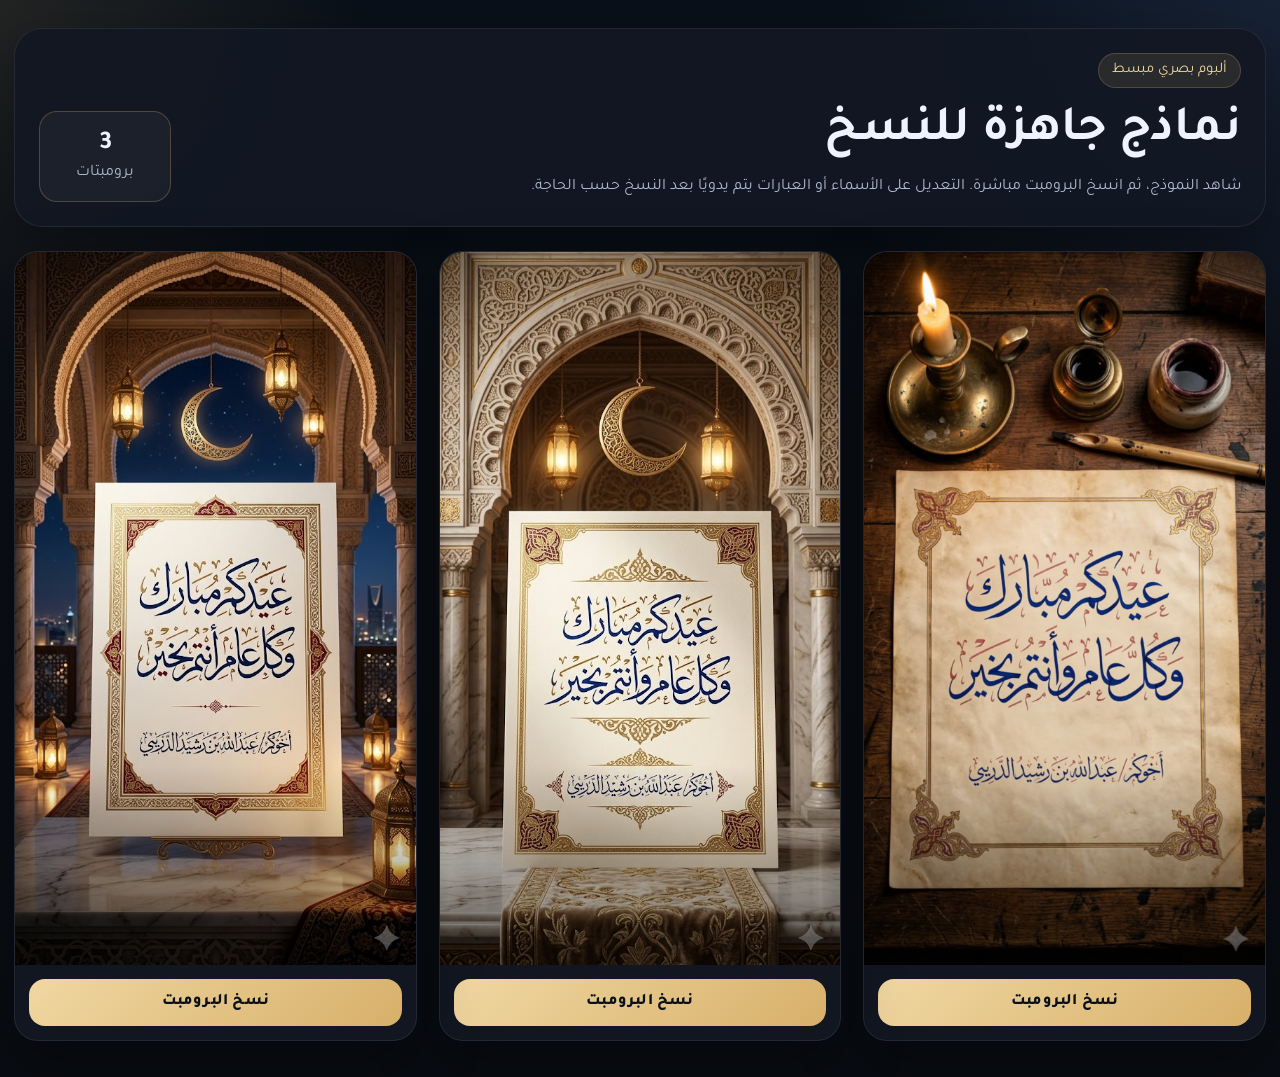
<file: index.html>
<!doctype html>
<html lang="ar" dir="rtl">
<head>
  <meta charset="utf-8" />
  <meta name="viewport" content="width=device-width, initial-scale=1" />
  <title>ألبوم برومبتات العيد</title>
  <meta name="description" content="ألبوم بصري مبسط لبرومبتات بطاقات العيد: صورة نموذجية وزر نسخ مباشر للبرومبت." />
  <link rel="preconnect" href="https://fonts.googleapis.com">
  <link rel="preconnect" href="https://fonts.gstatic.com" crossorigin>
  <link href="https://fonts.googleapis.com/css2?family=Tajawal:wght@400;500;700;800&display=swap" rel="stylesheet">
  <link rel="stylesheet" href="styles.css" />
</head>
<body>
  <div class="page-shell">
    <header class="hero">
      <div class="hero-copy">
        <span class="eyebrow">ألبوم بصري مبسط</span>
        <h1>نماذج جاهزة للنسخ</h1>
        <p>شاهد النموذج، ثم انسخ البرومبت مباشرة. التعديل على الأسماء أو العبارات يتم يدويًا بعد النسخ حسب الحاجة.</p>
      </div>
      <div class="hero-meta">
        <div class="stat">
          <strong id="promptCount">0</strong>
          <span>برومبتات</span>
        </div>
      </div>
    </header>

    <main>
      <section class="gallery" id="gallery"></section>
    </main>
  </div>

  <div class="toast" id="toast" aria-live="polite"></div>

  <script src="prompts.js"></script>
  <script src="app.js"></script>
</body>
</html>
</file>
<file: styles.css>
:root {
  --bg: #0b0f16;
  --panel: rgba(18, 24, 35, 0.95);
  --line: rgba(255, 255, 255, 0.08);
  --line-strong: rgba(215, 176, 106, 0.28);
  --text: #eef3ff;
  --muted: #afbbce;
  --accent: #d7b06a;
  --shadow: 0 22px 60px rgba(0, 0, 0, 0.35);
  --radius: 24px;
}

* { box-sizing: border-box; }
html { scroll-behavior: smooth; }
body {
  margin: 0;
  font-family: "Tajawal", system-ui, sans-serif;
  color: var(--text);
  background:
    radial-gradient(circle at top right, rgba(122, 165, 255, 0.12), transparent 26%),
    radial-gradient(circle at top left, rgba(215, 176, 106, 0.12), transparent 22%),
    linear-gradient(180deg, #091019, #0b0f16 38%, #090c12 100%);
}

button { font: inherit; cursor: pointer; }

.page-shell {
  width: min(1450px, calc(100% - 28px));
  margin: 0 auto;
  padding: 28px 0 36px;
}

.hero {
  display: flex;
  justify-content: space-between;
  gap: 18px;
  align-items: end;
  margin-bottom: 24px;
  padding: 24px;
  background: var(--panel);
  border: 1px solid var(--line);
  border-radius: 28px;
  box-shadow: var(--shadow);
}

.eyebrow {
  display: inline-flex;
  align-items: center;
  gap: 8px;
  color: #f0d7a1;
  background: rgba(215, 176, 106, 0.12);
  border: 1px solid rgba(215, 176, 106, 0.24);
  border-radius: 999px;
  padding: 8px 13px;
  margin-bottom: 14px;
  font-size: 0.92rem;
}

.hero h1 {
  margin: 0 0 10px;
  font-size: clamp(1.8rem, 4vw, 3.1rem);
}

.hero p {
  margin: 0;
  color: var(--muted);
  line-height: 1.9;
  max-width: 760px;
}

.hero-meta {
  display: flex;
  gap: 14px;
  flex-wrap: wrap;
}

.stat {
  min-width: 132px;
  text-align: center;
  padding: 18px 16px;
  border-radius: 18px;
  border: 1px solid var(--line-strong);
  background: rgba(255, 255, 255, 0.04);
}

.stat strong {
  display: block;
  font-size: 1.6rem;
  margin-bottom: 4px;
}

.stat span {
  color: var(--muted);
}

.gallery {
  display: grid;
  grid-template-columns: repeat(auto-fit, minmax(280px, 1fr));
  gap: 22px;
}

.card {
  background: var(--panel);
  border: 1px solid var(--line);
  border-radius: var(--radius);
  overflow: hidden;
  box-shadow: var(--shadow);
  transition: transform 0.18s ease, border-color 0.18s ease, box-shadow 0.18s ease;
}

.card:hover {
  transform: translateY(-4px);
  border-color: var(--line-strong);
  box-shadow: 0 26px 65px rgba(0, 0, 0, 0.42);
}

.card figure {
  margin: 0;
  position: relative;
  aspect-ratio: 9 / 16;
  overflow: hidden;
  background: #0b1018;
}

.card img {
  width: 100%;
  height: 100%;
  object-fit: cover;
  display: block;
}

.card figure::after {
  content: "";
  position: absolute;
  inset: auto 0 0 0;
  height: 28%;
  background: linear-gradient(to top, rgba(0,0,0,.5), transparent);
  pointer-events: none;
}

.card-actions {
  padding: 14px;
}

.copy-btn {
  width: 100%;
  border: 0;
  border-radius: 16px;
  padding: 14px 16px;
  color: #091018;
  background: linear-gradient(135deg, #f0d7a1, #d7b06a);
  font-weight: 800;
  letter-spacing: 0.2px;
  transition: transform 0.16s ease, opacity 0.16s ease;
}

.copy-btn:hover { transform: translateY(-1px); }
.copy-btn:active { transform: translateY(1px); }

.toast {
  position: fixed;
  inset-inline-start: 50%;
  bottom: 22px;
  transform: translateX(-50%) translateY(18px);
  opacity: 0;
  pointer-events: none;
  background: rgba(17, 23, 34, 0.96);
  color: var(--text);
  border: 1px solid rgba(215, 176, 106, 0.3);
  border-radius: 999px;
  padding: 12px 18px;
  box-shadow: var(--shadow);
  transition: opacity 0.2s ease, transform 0.2s ease;
}

.toast.show {
  opacity: 1;
  transform: translateX(-50%) translateY(0);
}

@media (max-width: 720px) {
  .page-shell { width: min(100% - 18px, 1450px); padding-top: 16px; }
  .hero { flex-direction: column; align-items: stretch; padding: 18px; }
  .hero-meta { justify-content: stretch; }
  .stat { width: 100%; }
  .gallery { grid-template-columns: 1fr; gap: 16px; }
}
</file>
